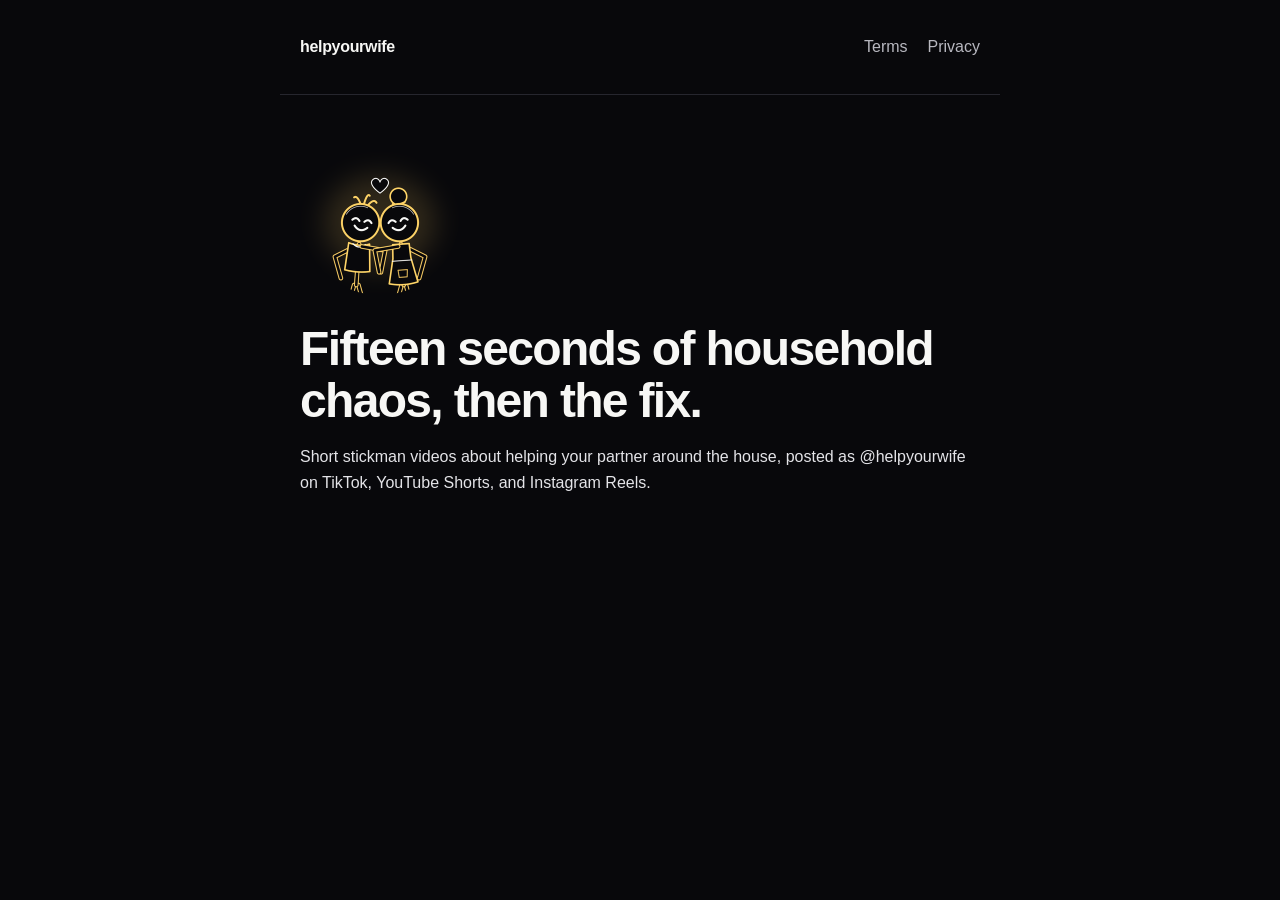
<file: index.html>
<!doctype html>
<html lang="en">
<head>
  <meta charset="utf-8">
  <meta name="viewport" content="width=device-width, initial-scale=1">
  <title>helpyourwife</title>
  <link rel="stylesheet" href="style.css">
</head>
<body>
  <header>
    <a class="brand" href="./" aria-current="page">helpyourwife</a>
    <nav aria-label="Legal pages">
      <a href="terms.html">Terms</a>
      <a href="privacy.html">Privacy</a>
    </nav>
  </header>
  <main>
    <img class="avatar" src="icon.png" alt="Two stickman characters, a husband and a wife, smiling side by side under a small heart" width="160" height="160">
    <h1>Fifteen seconds of household chaos, then the fix.</h1>
    <p>Short stickman videos about helping your partner around the house, posted as @helpyourwife on TikTok, YouTube Shorts, and Instagram Reels.</p>
  </main>
</body>
</html>
</file>
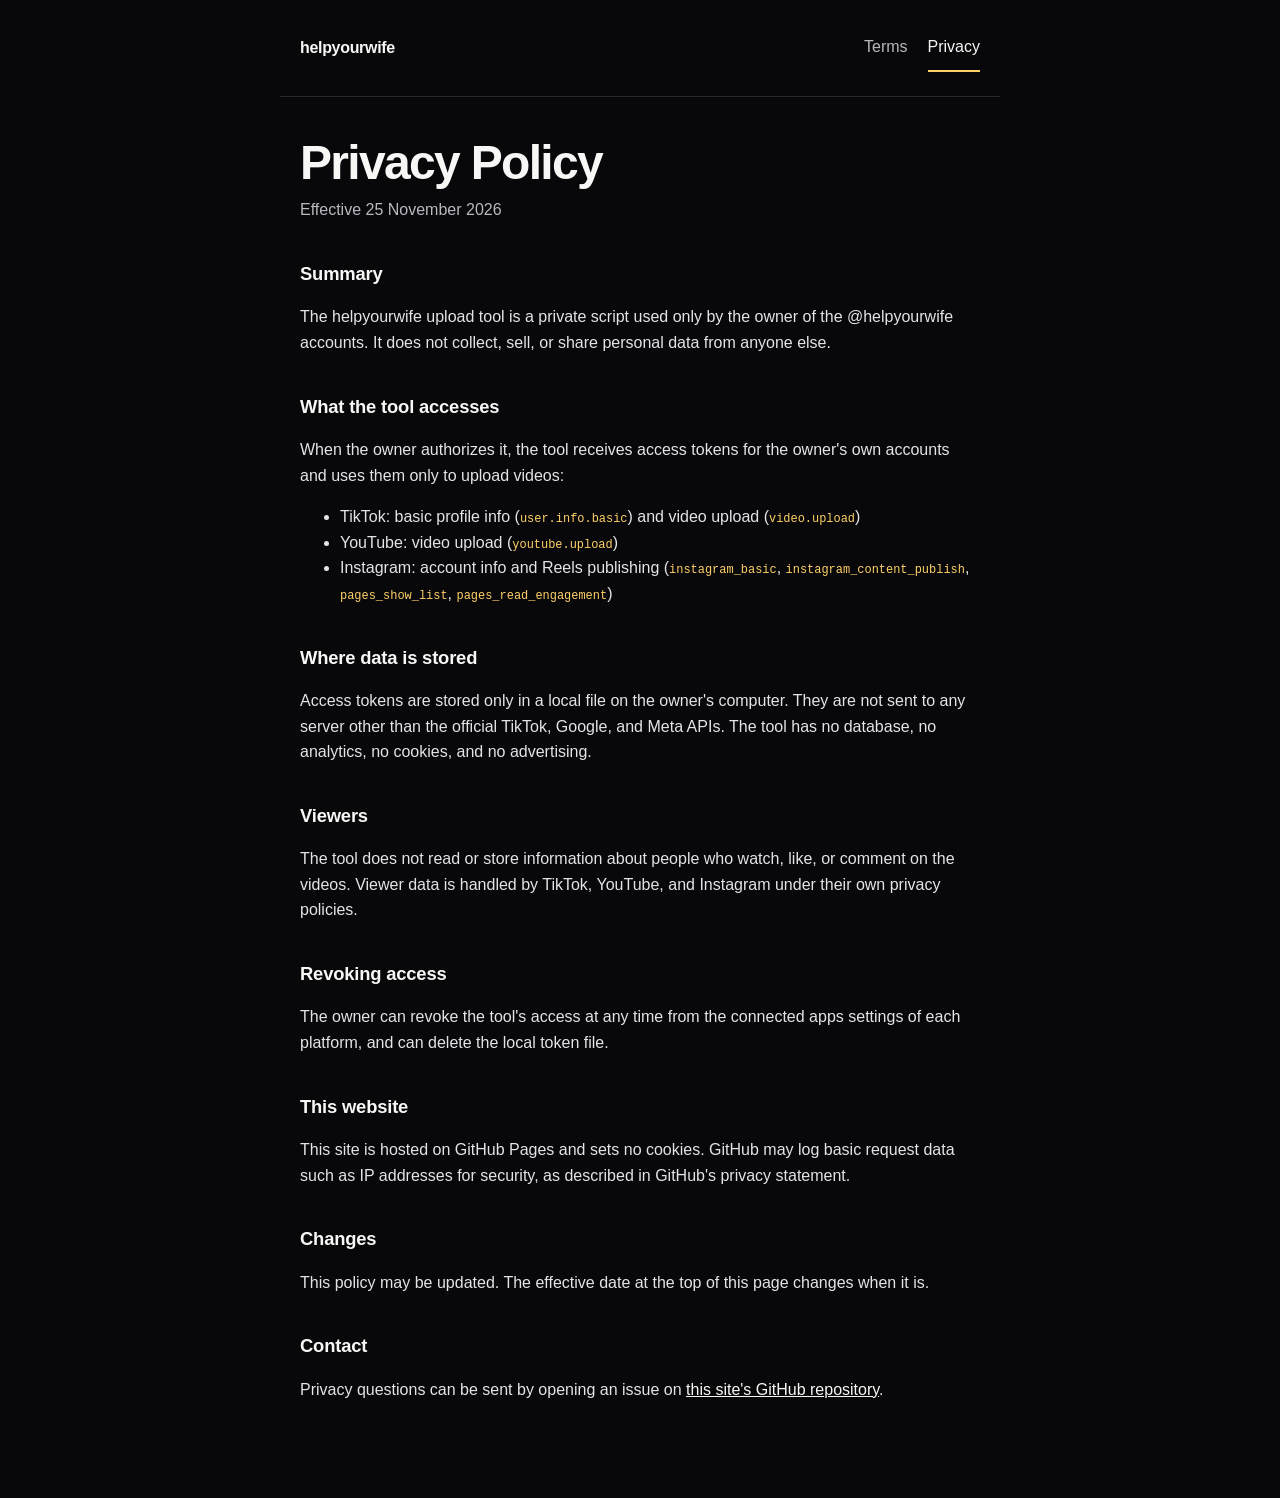
<file: privacy.html>
<!doctype html>
<html lang="en">
<head>
  <meta charset="utf-8">
  <meta name="viewport" content="width=device-width, initial-scale=1">
  <title>Privacy Policy | helpyourwife</title>
  <link rel="stylesheet" href="style.css">
</head>
<body>
  <header>
    <a class="brand" href="./">helpyourwife</a>
    <nav aria-label="Legal pages">
      <a href="terms.html">Terms</a>
      <a href="privacy.html" aria-current="page">Privacy</a>
    </nav>
  </header>
  <main>
    <h1>Privacy Policy</h1>
    <p class="meta">Effective 25 November 2026</p>

    <h2>Summary</h2>
    <p>The helpyourwife upload tool is a private script used only by the owner of the @helpyourwife accounts. It does not collect, sell, or share personal data from anyone else.</p>

    <h2>What the tool accesses</h2>
    <p>When the owner authorizes it, the tool receives access tokens for the owner's own accounts and uses them only to upload videos:</p>
    <ul>
      <li>TikTok: basic profile info (<code>user.info.basic</code>) and video upload (<code>video.upload</code>)</li>
      <li>YouTube: video upload (<code>youtube.upload</code>)</li>
      <li>Instagram: account info and Reels publishing (<code>instagram_basic</code>, <code>instagram_content_publish</code>, <code>pages_show_list</code>, <code>pages_read_engagement</code>)</li>
    </ul>

    <h2>Where data is stored</h2>
    <p>Access tokens are stored only in a local file on the owner's computer. They are not sent to any server other than the official TikTok, Google, and Meta APIs. The tool has no database, no analytics, no cookies, and no advertising.</p>

    <h2>Viewers</h2>
    <p>The tool does not read or store information about people who watch, like, or comment on the videos. Viewer data is handled by TikTok, YouTube, and Instagram under their own privacy policies.</p>

    <h2>Revoking access</h2>
    <p>The owner can revoke the tool's access at any time from the connected apps settings of each platform, and can delete the local token file.</p>

    <h2>This website</h2>
    <p>This site is hosted on GitHub Pages and sets no cookies. GitHub may log basic request data such as IP addresses for security, as described in GitHub's privacy statement.</p>

    <h2>Changes</h2>
    <p>This policy may be updated. The effective date at the top of this page changes when it is.</p>

    <h2>Contact</h2>
    <p>Privacy questions can be sent by opening an issue on <a href="https://github.com/MarcelinoBudiman/helpyourwife-legal/issues">this site's GitHub repository</a>.</p>
  </main>
</body>
</html>
</file>
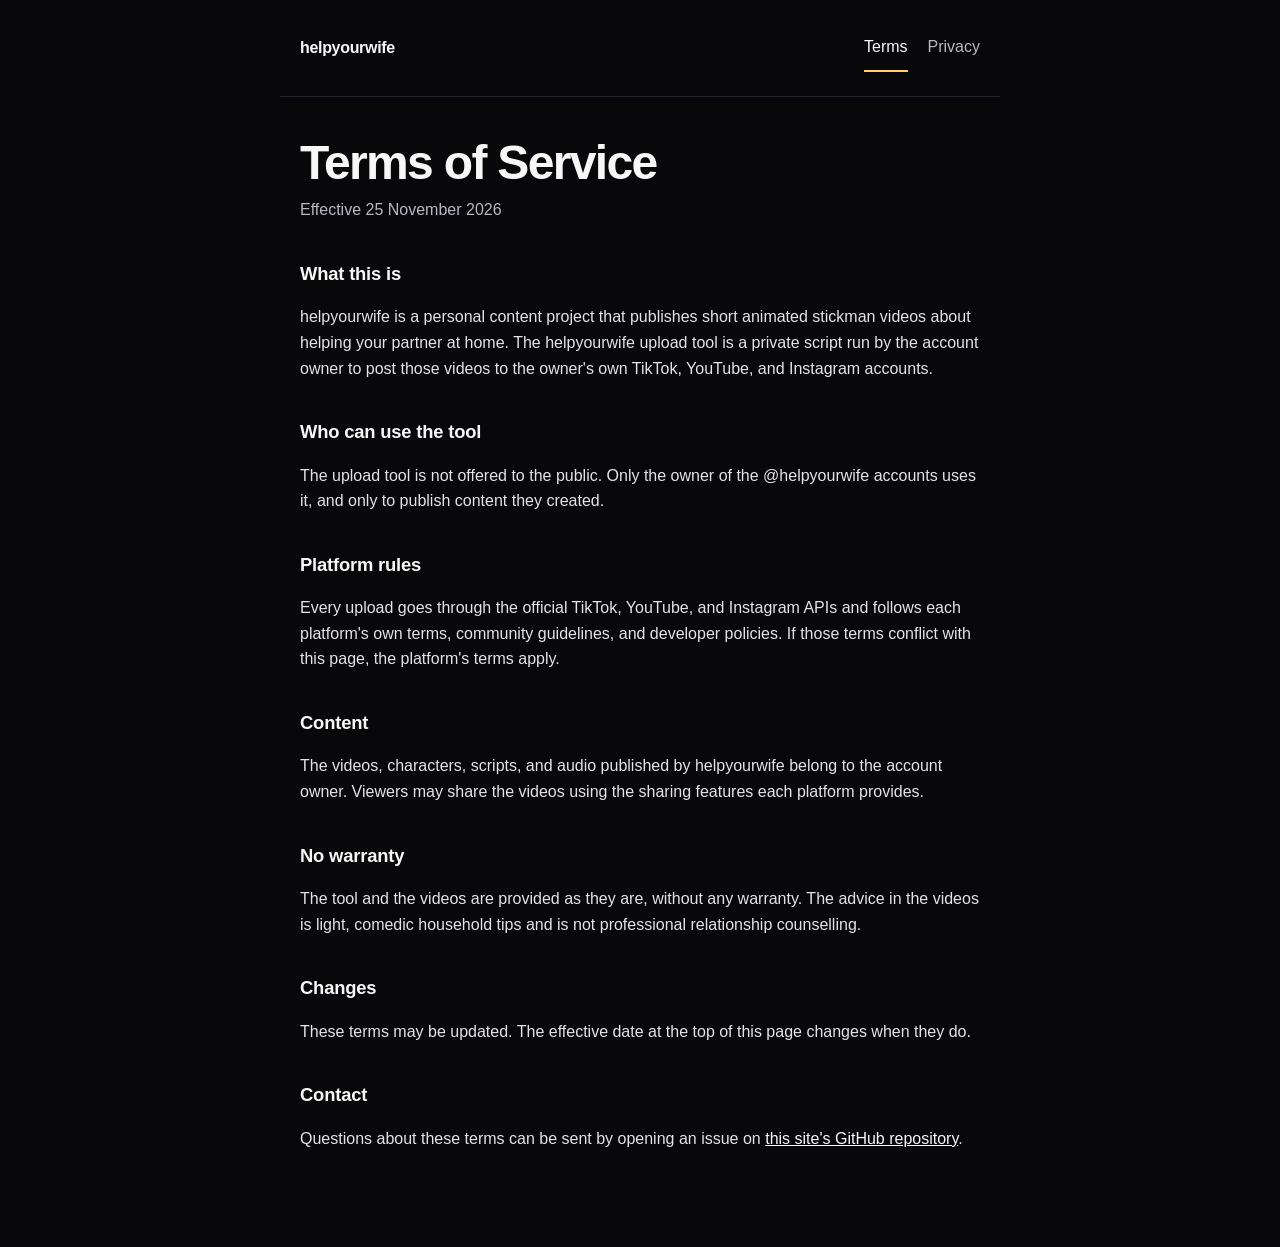
<file: terms.html>
<!doctype html>
<html lang="en">
<head>
  <meta charset="utf-8">
  <meta name="viewport" content="width=device-width, initial-scale=1">
  <title>Terms of Service | helpyourwife</title>
  <link rel="stylesheet" href="style.css">
</head>
<body>
  <header>
    <a class="brand" href="./">helpyourwife</a>
    <nav aria-label="Legal pages">
      <a href="terms.html" aria-current="page">Terms</a>
      <a href="privacy.html">Privacy</a>
    </nav>
  </header>
  <main>
    <h1>Terms of Service</h1>
    <p class="meta">Effective 25 November 2026</p>

    <h2>What this is</h2>
    <p>helpyourwife is a personal content project that publishes short animated stickman videos about helping your partner at home. The helpyourwife upload tool is a private script run by the account owner to post those videos to the owner's own TikTok, YouTube, and Instagram accounts.</p>

    <h2>Who can use the tool</h2>
    <p>The upload tool is not offered to the public. Only the owner of the @helpyourwife accounts uses it, and only to publish content they created.</p>

    <h2>Platform rules</h2>
    <p>Every upload goes through the official TikTok, YouTube, and Instagram APIs and follows each platform's own terms, community guidelines, and developer policies. If those terms conflict with this page, the platform's terms apply.</p>

    <h2>Content</h2>
    <p>The videos, characters, scripts, and audio published by helpyourwife belong to the account owner. Viewers may share the videos using the sharing features each platform provides.</p>

    <h2>No warranty</h2>
    <p>The tool and the videos are provided as they are, without any warranty. The advice in the videos is light, comedic household tips and is not professional relationship counselling.</p>

    <h2>Changes</h2>
    <p>These terms may be updated. The effective date at the top of this page changes when they do.</p>

    <h2>Contact</h2>
    <p>Questions about these terms can be sent by opening an issue on <a href="https://github.com/MarcelinoBudiman/helpyourwife-legal/issues">this site's GitHub repository</a>.</p>
  </main>
</body>
</html>
</file>
<file: style.css>
/* Matches the video brand: obsidian base, editorial white, one warm gold accent */
:root {
  --obsidian: #08080B;
  --white: #F7F7F5;
  --muted: #B8B8C0;
  --gold: #FFD166;
}

* { box-sizing: border-box; }

body {
  margin: 0;
  background: var(--obsidian);
  color: var(--white);
  font-family: "Helvetica Neue", "Avenir Next", Arial, sans-serif;
  line-height: 1.6;
}

header {
  max-width: 720px;
  margin: 0 auto;
  padding: 24px 20px;
  display: flex;
  justify-content: space-between;
  align-items: center;
  gap: 16px;
  border-bottom: 1px solid #26262E;
}

a { color: var(--white); cursor: pointer; }
a:hover { color: var(--gold); }
a:focus-visible { outline: 2px solid var(--gold); outline-offset: 3px; }

.brand { font-weight: 700; text-decoration: none; letter-spacing: -0.02em; }
nav { display: flex; gap: 20px; }
nav a { text-decoration: none; color: var(--muted); padding: 10px 0; }
nav a[aria-current="page"] { color: var(--white); border-bottom: 2px solid var(--gold); }

main { max-width: 720px; margin: 0 auto; padding: 40px 20px 80px; }

h1 { font-size: clamp(2rem, 6vw, 3rem); line-height: 1.1; letter-spacing: -0.035em; margin: 0 0 8px; }
h2 { font-size: 1.15rem; margin: 36px 0 8px; letter-spacing: -0.01em; }
.meta { color: var(--muted); margin: 0 0 24px; }
p, li { color: #E4E4E8; }
code { font-size: 0.92em; color: var(--gold); }
.avatar { border-radius: 50%; display: block; margin-bottom: 28px; }
</file>
